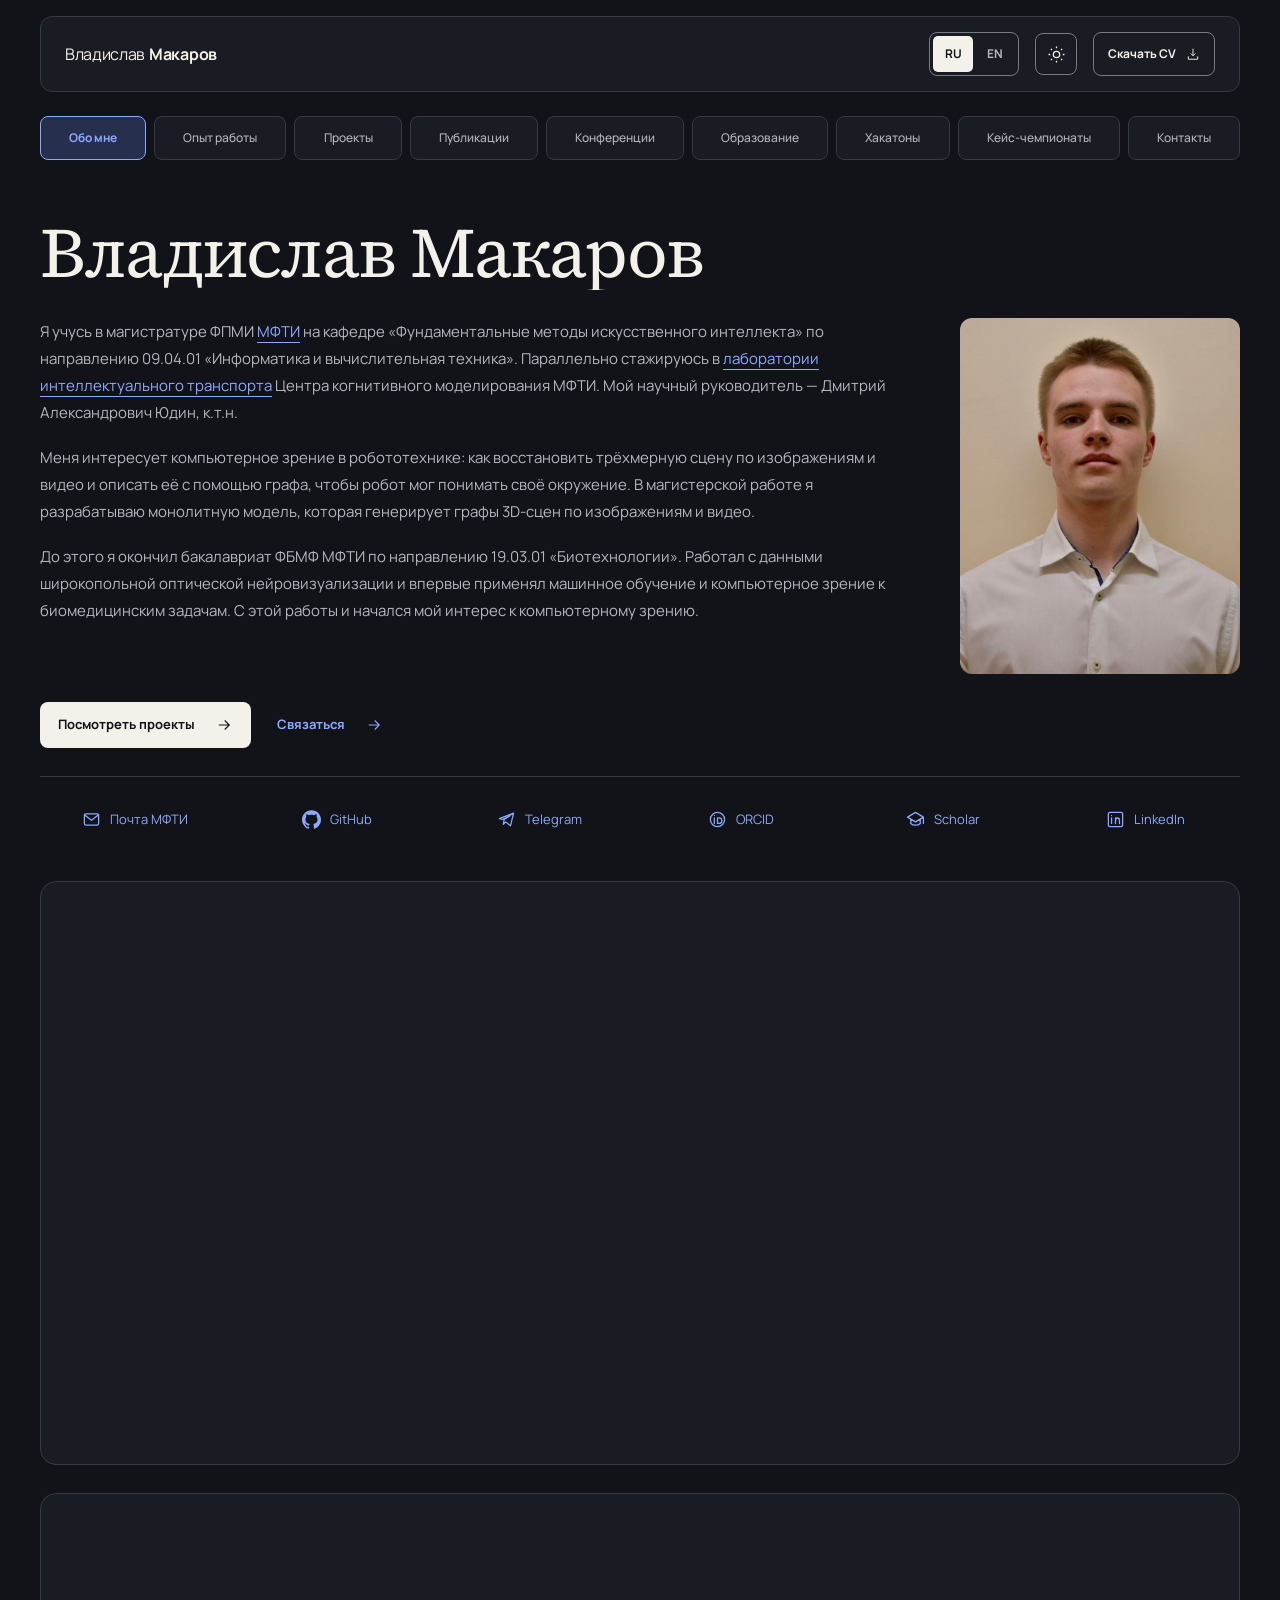
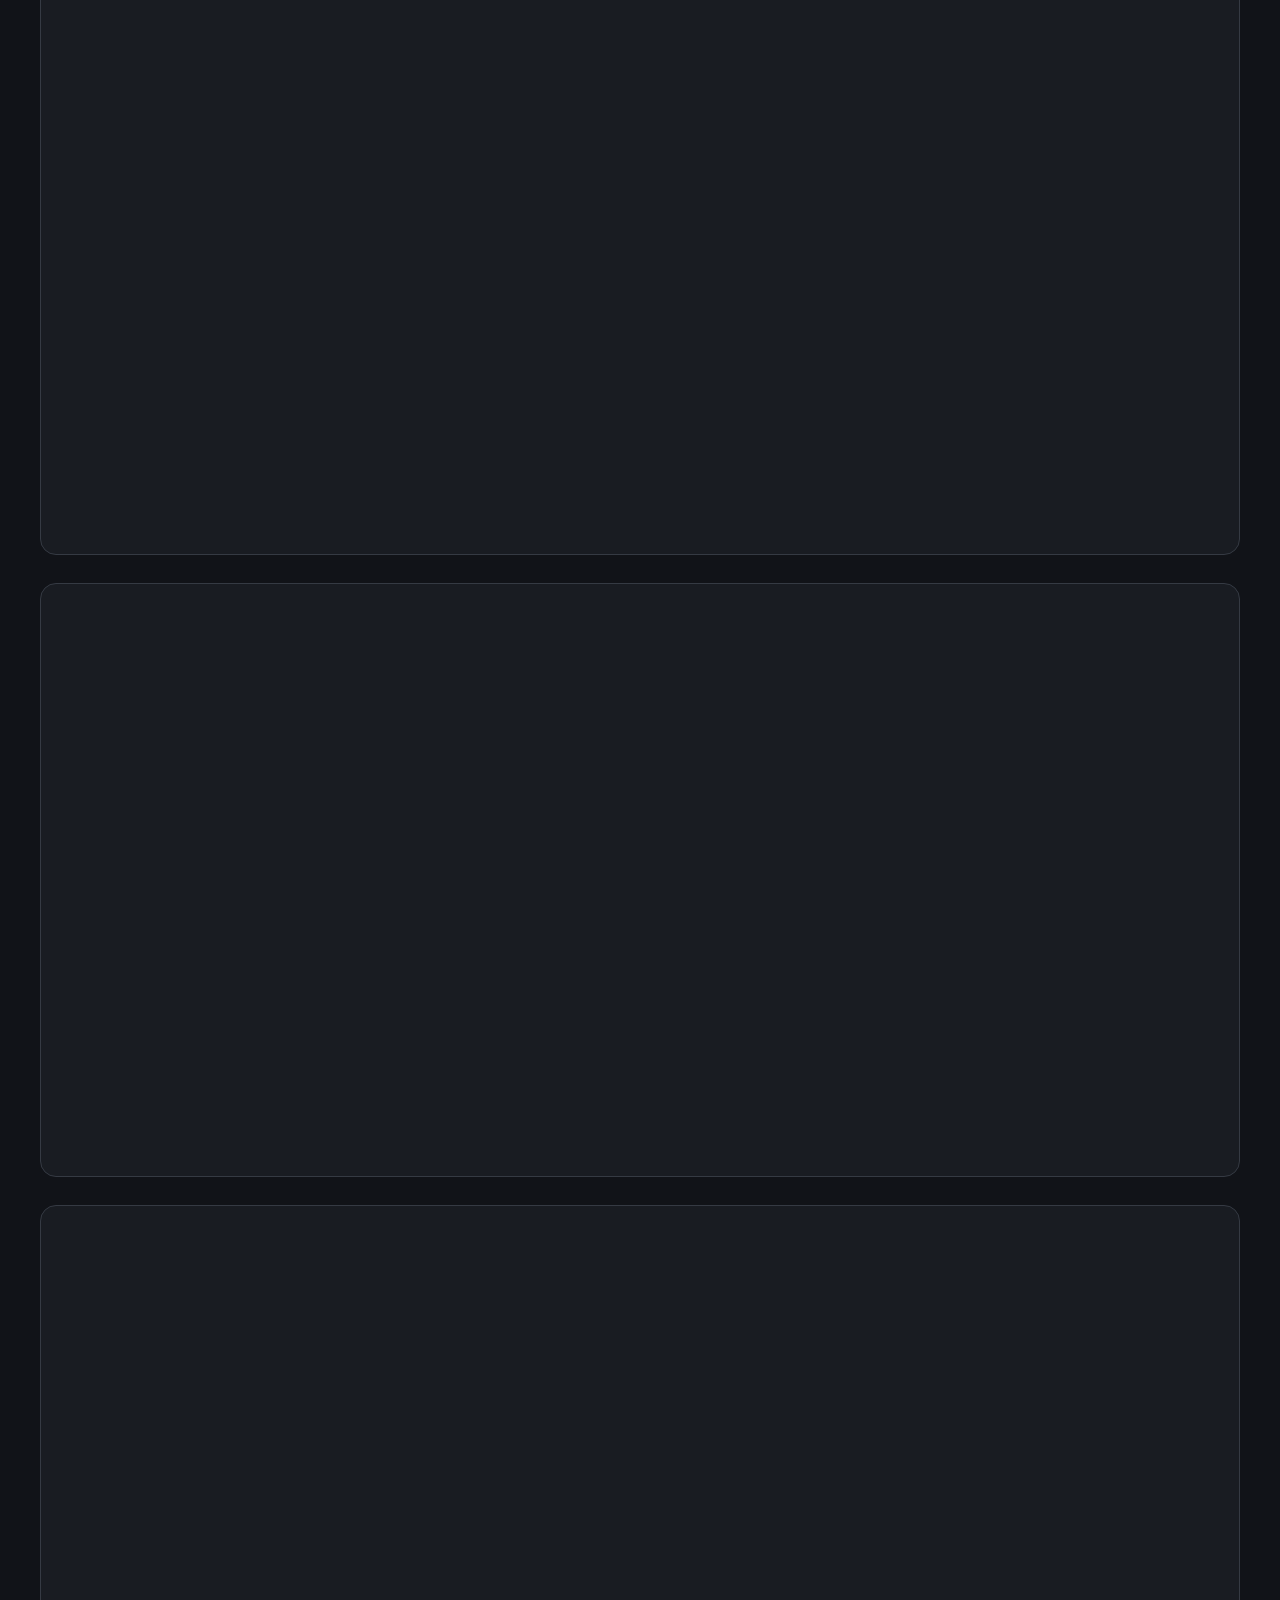
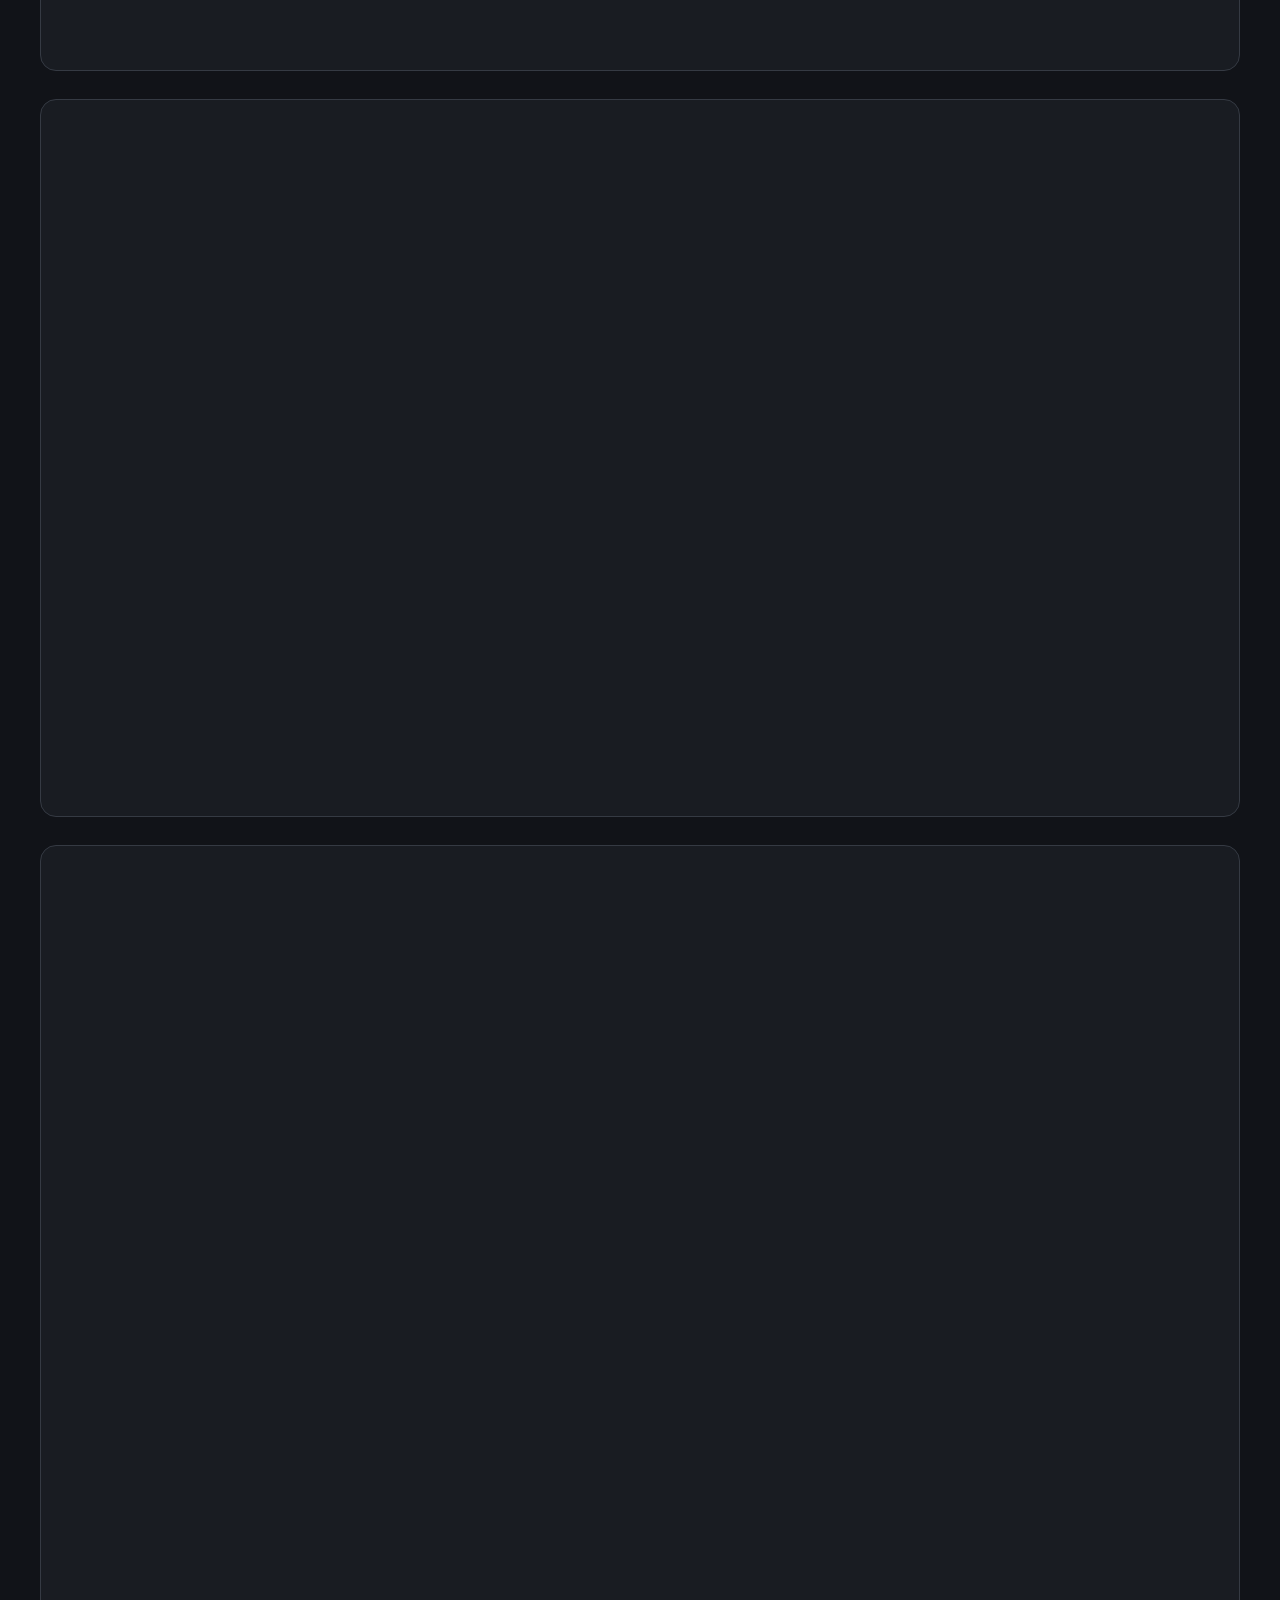
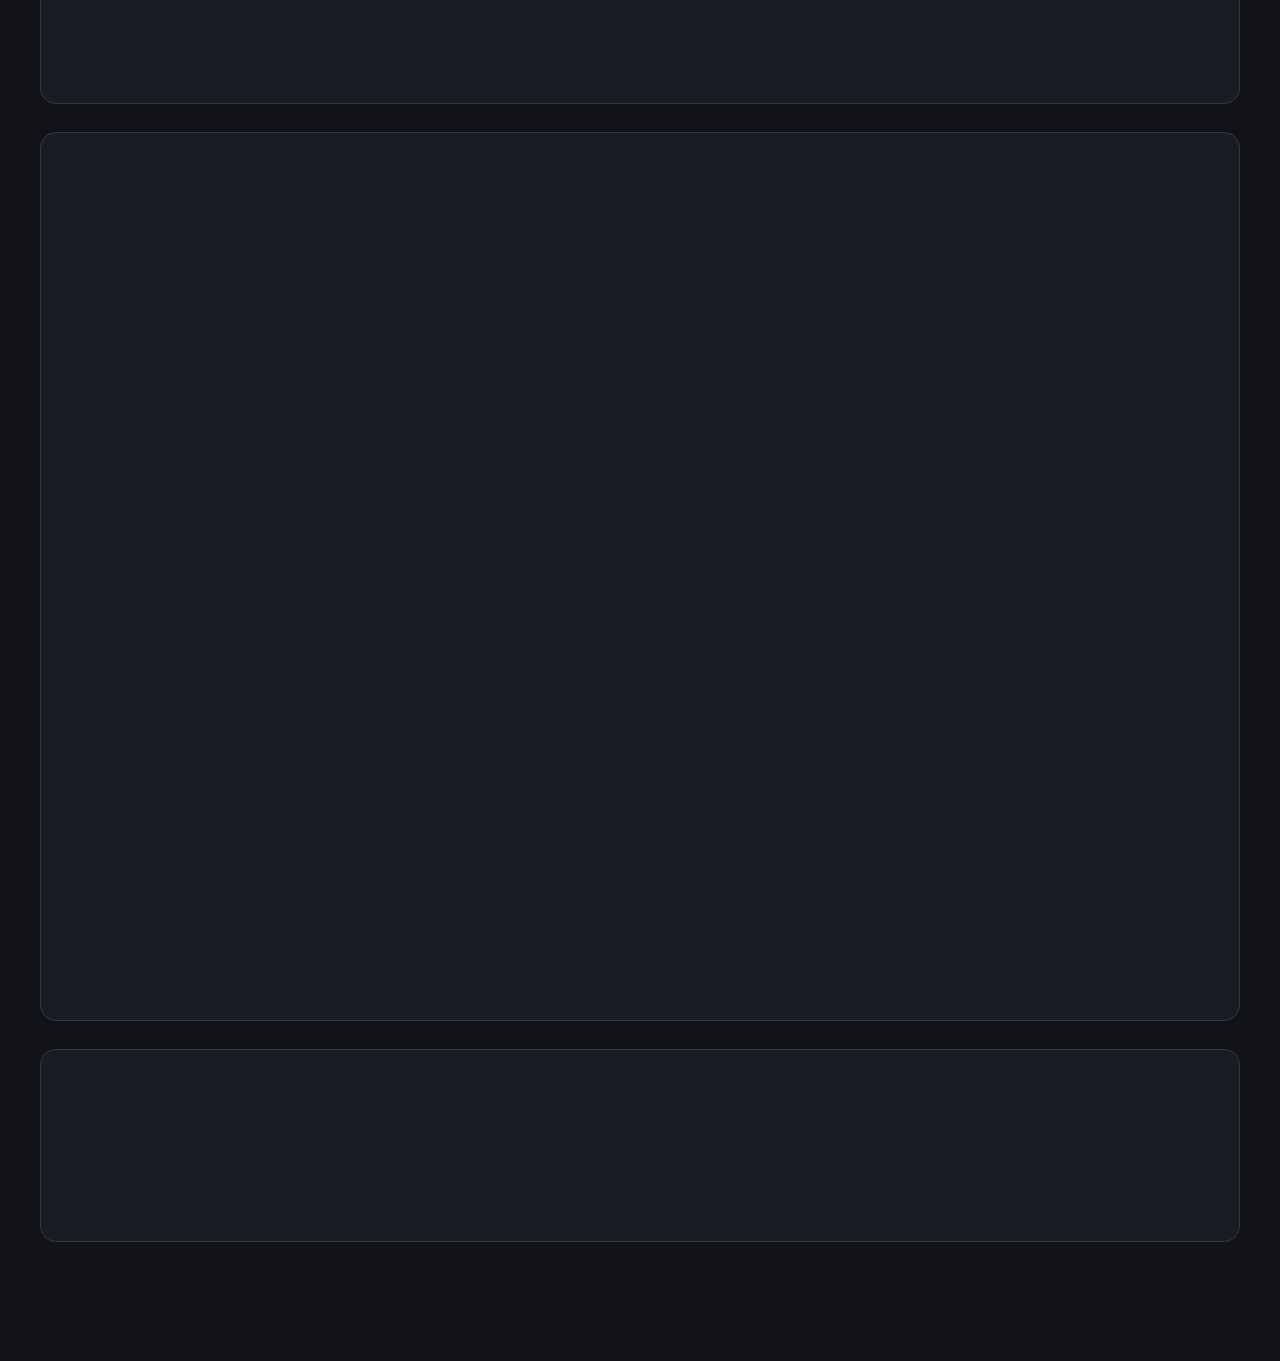
<file: index.html>
<!doctype html>
<html lang="ru">
<head>
  <meta charset="utf-8">
  <meta name="viewport" content="width=device-width, initial-scale=1">
  <meta name="description" content="Владислав Макаров — магистрант МФТИ. Computer Vision, Vision-Language Models, графы 3D-сцен. Опыт, проекты и резюме.">
  <meta name="color-scheme" content="light dark">
  <title>Makarov Vladislav</title>
  <link rel="icon" href="/sun-tab-20261005.ico?v=4" type="image/x-icon">
  <link rel="shortcut icon" href="/sun-tab-20261005.ico?v=4" type="image/x-icon">
  <link rel="stylesheet" href="assets/fonts/fonts.css">
  <link rel="stylesheet" href="styles.css?v=5fb22a01d677">
  <script src="content.js?v=d9bb7f92df8f" defer></script>
  <script src="app.js?v=1dbd6062fefb" defer></script>
</head>
<body>
  <a class="skip-link" href="#main">К содержанию / Skip to content</a>
  <div class="reading-progress" aria-hidden="true"><span id="progress"></span></div>
  <header class="site-header">
    <div class="header-inner">
      <a class="wordmark" href="#about" aria-label="В начало / Back to top"><span class="wordmark-first">Владислав </span><strong>Макаров</strong></a>
      <div class="header-controls">
        <div class="language-switch" role="group" aria-label="Язык / Language">
          <button type="button" data-lang="ru" aria-pressed="true">RU</button>
          <button type="button" data-lang="en" aria-pressed="false">EN</button>
        </div>
        <button class="theme-button" type="button" id="theme-toggle" aria-label="Тёмная тема" title="Тёмная тема">
          <svg class="moon" width="19" height="19" viewBox="0 0 24 24" fill="none" stroke="currentColor" stroke-width="1.6" aria-hidden="true"><path d="M20.8 13.1A9 9 0 0 1 10.9 3.2 9 9 0 1 0 20.8 13.1Z"/></svg>
          <svg class="sun" width="19" height="19" viewBox="0 0 24 24" fill="none" stroke="currentColor" stroke-width="1.6" aria-hidden="true"><circle cx="12" cy="12" r="4"/><path d="M12 2v2m0 16v2M2 12h2m16 0h2M4.9 4.9l1.4 1.4m11.4 11.4 1.4 1.4M4.9 19.1l1.4-1.4M17.7 6.3l1.4-1.4"/></svg>
        </button>
        <a class="header-cv" id="header-cv" href="main_rus.pdf?v=f63365f632b0" download><span id="header-cv-label">Скачать CV</span> <svg width="14" height="14" viewBox="0 0 24 24" fill="none" stroke="currentColor" stroke-width="1.6" aria-hidden="true"><path d="M12 3v12m-4-4 4 4 4-4M4 16v5h16v-5"/></svg></a>
      </div>
    </div>
  </header>
  <div class="page-layout">
    <aside class="sidebar"><nav id="navigation" aria-label="Разделы страницы"></nav><div class="sidebar-note" id="sidebar-note"></div></aside>
    <main id="main" tabindex="-1"></main>
  </div>
  <noscript><p class="no-js">Для интерактивной страницы включите JavaScript. / Enable JavaScript to view the interactive page. <a href="main_rus.pdf?v=f63365f632b0">CV (RU)</a> · <a href="main_eng.pdf?v=e8fc8aad035f">CV (EN)</a></p></noscript>
</body>
</html>
</file>
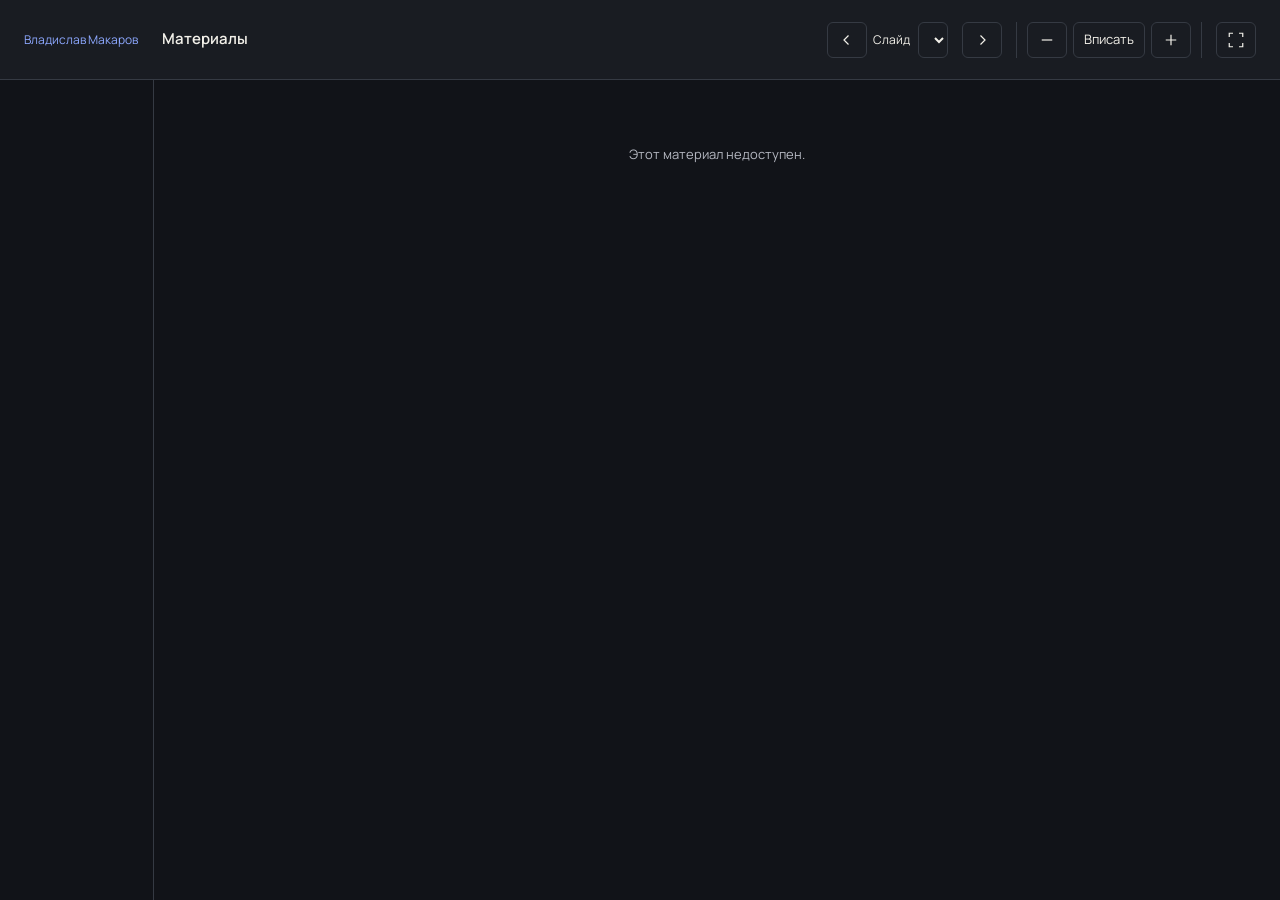
<file: viewer.html>
<!doctype html>
<html lang="ru"><head><meta charset="utf-8"><meta name="viewport" content="width=device-width,initial-scale=1"><title>Материалы — Владислав Макаров</title><link rel="icon" href="/sun-tab-20261005.ico?v=4" type="image/x-icon">
  <link rel="shortcut icon" href="/sun-tab-20261005.ico?v=4" type="image/x-icon"><link rel="stylesheet" href="assets/fonts/fonts.css"><link rel="stylesheet" href="viewer.css?v=052535d9df26"><script src="viewer.js?v=c299c1a23e30" defer></script></head>
<body><header class="viewer-header"><a id="back-link" href="index.html">Владислав Макаров</a><h1 id="document-title">Материалы</h1><div class="viewer-controls"><button id="previous" aria-label="Назад"><svg viewBox="0 0 24 24"><path d="m14 6-6 6 6 6"/></svg></button><label class="page-picker"><span id="page-label">Слайд</span><select id="page-select" aria-label="Выбрать слайд"></select><span id="page-total"></span></label><button id="next" aria-label="Вперёд"><svg viewBox="0 0 24 24"><path d="m10 6 6 6-6 6"/></svg></button><div class="zoom-controls"><button id="zoom-out" aria-label="Уменьшить"><svg viewBox="0 0 24 24"><path d="M5 12h14"/></svg></button><button id="fit">Вписать</button><button id="zoom-in" aria-label="Увеличить"><svg viewBox="0 0 24 24"><path d="M5 12h14M12 5v14"/></svg></button></div><button id="fullscreen" aria-label="На весь экран"><svg viewBox="0 0 24 24"><path d="M8 3H3v5m13-5h5v5M3 16v5h5m13-5v5h-5"/></svg></button></div></header>
<div class="viewer-layout"><nav id="thumbnails" class="thumbnails" aria-label="Слайды"></nav><main id="canvas" class="viewer-canvas"><p id="status" role="status">Загрузка материала…</p><div id="stage" class="material-stage"></div></main></div><noscript>Для просмотра материала включите JavaScript. / Enable JavaScript to view the material.</noscript></body></html>
</file>
<file: assets/fonts/fonts.css>
@font-face {
  font-family: 'Manrope';
  font-style: normal;
  font-weight: 400;
  font-display: swap;
  src: url(./font-1.ttf) format('truetype');
}
@font-face {
  font-family: 'Manrope';
  font-style: normal;
  font-weight: 500;
  font-display: swap;
  src: url(./font-2.ttf) format('truetype');
}
@font-face {
  font-family: 'Manrope';
  font-style: normal;
  font-weight: 600;
  font-display: swap;
  src: url(./font-3.ttf) format('truetype');
}
@font-face {
  font-family: 'Manrope';
  font-style: normal;
  font-weight: 700;
  font-display: swap;
  src: url(./font-4.ttf) format('truetype');
}
@font-face {
  font-family: 'Source Serif 4';
  font-style: normal;
  font-weight: 400;
  font-display: swap;
  src: url(./font-5.ttf) format('truetype');
}
@font-face {
  font-family: 'Source Serif 4';
  font-style: normal;
  font-weight: 500;
  font-display: swap;
  src: url(./font-6.ttf) format('truetype');
}
@font-face {
  font-family: 'Source Serif 4';
  font-style: normal;
  font-weight: 600;
  font-display: swap;
  src: url(./font-7.ttf) format('truetype');
}
</file>
<file: styles.css>
:root {
  --paper:#f6f4ee;--panel:#fcfbf8;--ink:#17181c;--muted:#5e626b;--accent:#2455d6;
  --accent-soft:#e4eafc;--line:#d8d4ca;--control:#8b8982;
  --serif:'Source Serif 4',Georgia,serif;--sans:Manrope,'Avenir Next',Arial,sans-serif;
  --header:156px;color-scheme:light;
}
:root[data-theme=dark] {
  --paper:#111318;--panel:#191c22;--ink:#f3f1ea;--muted:#b4b7c0;--accent:#8da8ff;
  --accent-soft:#26304e;--line:#353a43;--control:#767b86;color-scheme:dark;
}
*{box-sizing:border-box}
html{scroll-behavior:smooth;scrollbar-color:var(--control) var(--paper)}
body{margin:0;background:var(--paper);color:var(--ink);font:16px/1.8 var(--sans);-webkit-font-smoothing:antialiased;caret-color:var(--accent)}
::selection{background:var(--accent);color:var(--paper)}
a{color:var(--accent);text-underline-offset:5px;text-decoration-thickness:1px}
a:hover{text-decoration:underline}
button{font:inherit;color:inherit;cursor:pointer}
a,button,summary{-webkit-tap-highlight-color:transparent}
a:focus-visible,button:focus-visible,summary:focus-visible{outline:2px solid var(--accent);outline-offset:4px}
svg{flex-shrink:0}
.skip-link{position:fixed;z-index:100;top:8px;left:12px;background:var(--paper);padding:8px 16px;transform:translateY(-180%)}.skip-link:focus{transform:translateY(0)}
.reading-progress{position:fixed;inset:0 0 auto;height:2px;z-index:40}.reading-progress span{display:block;width:0;height:100%;background:var(--accent)}
.site-header{position:sticky;top:16px;z-index:30;width:min(1200px,calc(100% - 64px));margin:16px auto 0;background:var(--panel);border:1px solid var(--line);border-radius:12px}
.header-inner{min-height:76px;padding:12px 24px;display:flex;align-items:center;justify-content:space-between;gap:20px}
.wordmark{font-size:16px;letter-spacing:-.02em;text-decoration:none;color:var(--ink);white-space:nowrap}.wordmark strong{font-weight:700}.wordmark-dot{color:var(--accent)}
.header-controls{display:flex;align-items:center;gap:16px}
.language-switch{display:flex;gap:2px;border:1px solid var(--control);border-radius:8px;padding:3px}
.language-switch button{border:0;border-radius:5px;background:none;min-height:36px;min-width:40px;padding:5px 9px;font-size:12px;font-weight:700;color:var(--muted)}
.language-switch button:hover{background:var(--accent-soft)}.language-switch button[aria-pressed=true]{background:var(--ink);color:var(--paper)}
.theme-button{display:grid;place-items:center;width:42px;height:42px;border:1px solid var(--control);border-radius:8px;background:none;padding:8px}.theme-button:hover{background:var(--accent-soft)}
.sun{display:none}[data-theme=dark] .sun{display:block}[data-theme=dark] .moon{display:none}
.header-cv{display:flex;align-items:center;gap:10px;padding:10px 14px;border:1px solid var(--control);border-radius:8px;font-size:12px;font-weight:700;text-decoration:none;white-space:nowrap;color:var(--ink)}.header-cv:hover{background:var(--accent-soft);text-decoration:none}
.page-layout{max-width:1200px;margin:auto;padding:0 0 0;display:block}
.sidebar{position:sticky;top:109px;z-index:20;background:var(--paper);padding:0 0 0;border-bottom:1px solid var(--line);margin-bottom:64px}
.sidebar nav{display:flex;gap:28px;overflow:auto;scrollbar-width:none}.sidebar nav::-webkit-scrollbar{display:none}
.sidebar nav a{padding:16px 0 14px;font-size:12px;line-height:1.55;font-weight:600;white-space:nowrap;color:var(--muted);text-decoration:none;border-bottom:2px solid transparent}
.sidebar nav a:hover{color:var(--ink)}.sidebar nav a[aria-current=location]{color:var(--accent);border-color:var(--accent)}.sidebar-note{display:none}
main{min-width:0;outline:none;overflow-anchor:none}
.intro{display:grid;grid-template-columns:minmax(0,1fr) 300px;gap:36px 76px;align-items:center;scroll-margin-top:calc(var(--header) + 24px)}
.intro h1{font:400 clamp(60px,6vw,88px)/1.05 var(--serif);letter-spacing:-.035em;margin:0 0 25px;text-wrap:balance}.intro h1 span{display:block}
.role{font-size:15px;line-height:1.8;color:var(--accent);margin:0 0 24px}
.intro-description{font-size:18px;line-height:1.75;max-width:54ch;margin:0;color:var(--muted)}
.portrait{margin:0;align-self:center}.portrait img{display:block;width:100%;height:370px;object-fit:cover;object-position:50% 35%;border-radius:12px}
.intro-actions{display:flex;gap:26px;align-items:center;flex-wrap:wrap;margin-top:32px}
.primary-link,.text-link{display:inline-flex;gap:20px;align-items:center;font-size:13px;font-weight:700;text-decoration:none;min-height:46px}
.primary-link{background:var(--ink);color:var(--paper);padding:11px 18px;border-radius:8px}.primary-link:hover{background:var(--accent);text-decoration:none}.text-link:hover{text-decoration:underline}.primary-link svg,.text-link svg{width:18px;height:18px}
.intro-social{grid-column:1/-1;border-top:1px solid var(--line);padding:24px 0 0;margin-top:8px}
.social-links{display:flex;flex-wrap:wrap;gap:12px 28px;font-size:13px}.social-links a{display:inline-flex;gap:8px;align-items:center;text-decoration:none}.social-links a:hover{text-decoration:underline}.social-links svg{width:14px;height:14px}
.content-section{border-top:1px solid var(--line);padding-top:36px;margin-top:76px;scroll-margin-top:calc(var(--header) + 24px)}
h2{font:400 clamp(34px,3.4vw,46px)/1.2 var(--serif);letter-spacing:-.025em;margin:0 0 32px;text-wrap:balance}
h3{font-size:19px;font-weight:600;line-height:1.5;margin:0 0 10px;text-wrap:pretty}p{margin:0 0 18px}
.about-copy{max-width:78ch}.about-copy p{font-size:16px;line-height:1.85;color:var(--muted)}.about-copy p:last-child{margin-bottom:0}
.inline-topics{display:flex;flex-wrap:wrap;gap:10px 20px;margin-top:28px;color:var(--accent);font-size:12px}.inline-topics span{padding:3px 0;border-bottom:1px solid var(--line)}
.research-project{display:grid;grid-template-columns:220px minmax(0,1fr);column-gap:44px;padding:30px 0;border-top:1px solid var(--line)}.research-project:first-child{border-top:0;padding-top:0}.research-project:last-child{padding-bottom:0}
.project-context{grid-row:1/3;font-size:13px;line-height:1.8;color:var(--muted)}.project-context span{display:block}.project-context span+span{margin-top:12px}
.research-project h3{font:400 29px/1.3 var(--serif);letter-spacing:-.02em;margin:0 0 16px}.research-project p{font-size:15px;color:var(--muted);margin:0;max-width:64ch}
.entry{display:grid;grid-template-columns:220px minmax(0,1fr);gap:44px;padding-bottom:30px;margin-bottom:30px;border-bottom:1px solid var(--line)}.entry:last-child{border:0;padding:0;margin:0}
.entry-time{font-size:13px;line-height:1.8;color:var(--muted);font-variant-numeric:tabular-nums;padding-top:3px}.entry-time span{display:block}.entry h3{font-size:19px}.entry p{font-size:15px;line-height:1.8;margin:10px 0}
.entry p.entry-meta{font-size:13px;color:var(--muted);margin:5px 0 12px}.entry .entry-position{font-size:14px;margin:12px 0 16px}.entry-position span{color:var(--muted)}.entry .entry-supervisors{font-size:13px;color:var(--muted);margin-top:14px}
.entry-title-link{color:var(--ink);text-decoration:none}.entry-title-link:hover{color:var(--accent)}
.publication{display:grid;grid-template-columns:280px minmax(0,1fr);gap:40px;align-items:start;padding:0 0 36px;margin:0 0 36px;border-bottom:1px solid var(--line)}
.publication h3{font:400 28px/1.35 var(--serif);letter-spacing:-.015em;margin-bottom:12px;max-width:63ch}.publication-meta{font-size:12px;color:var(--accent);margin-bottom:12px}.authors{font-size:13px;color:var(--muted);margin:0 0 12px}.authors strong{color:var(--ink);font-weight:600}
.paper-visual{margin:0;background:var(--panel);border-radius:12px;overflow:hidden;color:var(--accent)}.paper-visual svg{display:block;width:100%;height:auto}.paper-visual figcaption{font-size:11px;color:var(--muted);padding:0 16px 14px;text-align:center}
.diagram-nodes circle{fill:var(--accent-soft);stroke:var(--accent);stroke-width:1.5}.diagram-labels{fill:var(--ink);font:600 14px var(--sans);text-anchor:middle}.diagram-small{fill:var(--muted);font:12px var(--sans);text-anchor:middle}.diagram-edges{stroke-dasharray:4 4}
.publication:hover .diagram-edges,.publication:focus-within .diagram-edges{animation:graph-flow 3s linear infinite}@keyframes graph-flow{to{stroke-dashoffset:-32}}
.resource-links{display:flex;flex-wrap:wrap;gap:10px 14px;font-size:12px;margin-top:16px}.resource-links a{display:inline-flex;gap:12px;align-items:center;text-decoration:none;border:1px solid var(--control);border-radius:6px;padding:5px 12px;min-height:36px;color:var(--ink)}.resource-links a:hover{background:var(--accent-soft);border-color:var(--accent)}.resource-links svg{width:14px;height:14px}
.subheading{font:400 30px/1.3 var(--serif);letter-spacing:-.02em;margin:48px 0 30px}.result{display:block;color:var(--accent);font-size:12px;font-weight:600;margin-top:10px}
details{font-size:14px;margin-top:16px}summary{display:flex;align-items:center;gap:10px;list-style:none;width:fit-content;cursor:pointer;color:var(--accent);padding:5px 0}summary::-webkit-details-marker{display:none}
summary:before{content:'';height:5px;width:5px;border-right:1px solid currentColor;border-bottom:1px solid currentColor;transform:rotate(-45deg);margin-right:3px;transition:transform .2s ease}details[open]>summary:before{transform:rotate(45deg)}
.detail-body{padding-top:12px;color:var(--muted);max-width:70ch}.detail-body p{font-size:14px}.detail-body ul{margin:0;padding-left:18px}.detail-body li+li{margin-top:16px}
.compact-list{list-style:none;padding:0;margin:0}.compact-list li{display:grid;grid-template-columns:76px minmax(0,1fr);gap:28px;border-bottom:1px solid var(--line);padding:26px 0}.compact-list li:first-child{padding-top:0}.compact-list li:last-child{border:0;padding-bottom:0}
.compact-list time{font-size:13px;color:var(--muted);font-variant-numeric:tabular-nums}.compact-list h3{font-size:18px}.compact-list p{font-size:14px;color:var(--muted);margin:0;max-width:70ch}.more-list{margin-top:32px}
.skills{display:grid;grid-template-columns:220px minmax(0,1fr);gap:18px 44px;font-size:14px;margin:0}.skills dt{font-weight:600}.skills dd{margin:0;color:var(--muted)}
.reference-list{display:grid;grid-template-columns:1fr 1fr;gap:24px 32px;margin-top:8px}.reference-list strong{font-weight:600;color:var(--ink)}.reference-list p{font-size:13px;margin:5px 0 0}
.contact-section{background:var(--panel);border:1px solid var(--line);border-radius:12px;margin-top:76px;padding:36px 40px 40px}.contact-section h2{margin-bottom:16px}.contact-section>p{font-size:15px;color:var(--muted);max-width:60ch}
.email-list{display:grid;grid-template-columns:1fr 1fr;gap:24px;margin:30px 0}.email-list>div{display:grid;gap:6px}.email-list span{font-size:12px;color:var(--muted)}.email-list a{font:400 clamp(22px,2.4vw,29px)/1.3 var(--serif);letter-spacing:-.02em;text-decoration:none;overflow-wrap:anywhere}.email-list a:hover{text-decoration:underline}
.footer{display:flex;align-items:center;justify-content:space-between;gap:20px;padding:30px 0 36px;font-size:12px;color:var(--muted)}.footer a{display:inline-flex;gap:8px;align-items:center;color:var(--muted);text-decoration:none}.footer svg{width:14px;height:14px}
.reveal-pending{opacity:0;transform:translateY(var(--reveal-offset,32px))}.reveal-visible{animation:section-enter .9s cubic-bezier(.16,1,.3,1) var(--reveal-delay,0ms) both}@keyframes section-enter{from{opacity:0;transform:translateY(var(--reveal-offset,32px));clip-path:inset(0 0 4% 0)}to{opacity:1;transform:translateY(0);clip-path:inset(0)}}
.no-js{max-width:700px;margin:50px auto;padding:20px}
@media(max-width:1264px){.page-layout{margin:0 32px}.intro{gap:36px 52px}.intro h1{font-size:76px}.sidebar nav{gap:24px}}
@media(max-width:1000px){.intro{grid-template-columns:minmax(0,1fr) 250px;gap:32px}.portrait img{height:310px}.intro h1{font-size:66px}.intro-description{font-size:16px}.entry,.research-project,.skills{grid-template-columns:180px minmax(0,1fr);gap:30px}.publication{grid-template-columns:230px minmax(0,1fr);gap:30px}.publication h3{font-size:25px}.sidebar nav{gap:22px}}
@media(max-width:760px){:root{--header:140px}.site-header{top:10px;width:calc(100% - 40px);margin-top:10px}.header-inner{min-height:66px;padding:10px 16px;gap:12px}.wordmark{font-size:14px}.header-controls{gap:8px}.header-cv{font-size:11px;padding:8px 10px;gap:7px}.language-switch button{font-size:11px;min-width:32px}.theme-button{height:38px;width:38px}.page-layout{margin:0 24px}.sidebar{top:91px;margin-bottom:42px}.sidebar nav{gap:24px}.sidebar nav a{font-size:11px;padding:14px 0}.intro{grid-template-columns:minmax(0,1fr) 210px;gap:28px}.intro h1{font-size:56px}.portrait img{height:260px}.role{font-size:13px}.intro-description{font-size:16px}.content-section{margin-top:56px;padding-top:30px}h2{font-size:36px}.entry,.research-project,.skills{grid-template-columns:145px minmax(0,1fr);gap:24px}.publication{grid-template-columns:200px minmax(0,1fr);gap:26px}.publication h3{font-size:23px}.email-list{grid-template-columns:1fr}.contact-section{padding:30px}}
@media(max-width:580px){.site-header{width:calc(100% - 24px)}.header-inner{padding:8px 12px}.wordmark{font-size:12px}.header-controls{gap:6px}.language-switch{padding:2px}.language-switch button{font-size:11px;min-width:28px;padding:4px;min-height:34px}.theme-button{width:34px;height:38px;padding:6px}.header-cv{padding:8px;font-size:11px;gap:6px}.header-cv svg{width:12px}.page-layout{margin:0 20px}.sidebar{top:87px;margin-bottom:34px}.sidebar nav{gap:22px}.intro{grid-template-columns:minmax(0,1fr) 136px;gap:24px 18px;align-items:start}.intro-copy{display:contents}.intro h1{grid-column:1/-1;font-size:clamp(45px,11.5vw,66px);margin:0 0 6px}.role{grid-column:1;grid-row:2;font-size:12px;line-height:1.85;margin:4px 0 0}.portrait{grid-column:2;grid-row:2;align-self:start}.portrait img{height:168px;border-radius:8px}.intro-description{grid-column:1/-1;font-size:15px;max-width:none}.intro-actions{grid-column:1/-1;margin-top:0;gap:22px}.primary-link,.text-link{font-size:12px;gap:14px}.intro-social{margin-top:0;padding-top:20px}.social-links{font-size:12px;gap:12px 22px}.about-copy p{font-size:15px;line-height:1.85}.inline-topics{font-size:11px;gap:9px 16px}h2{font-size:33px}.entry{display:block;padding-bottom:26px;margin-bottom:26px}.entry-time{display:flex;flex-wrap:wrap;gap:5px;margin-bottom:12px;font-size:12px}.entry h3{font-size:17px}.entry p{font-size:14px}.research-project{display:block;padding:26px 0}.project-context{display:flex;flex-wrap:wrap;gap:6px 18px;margin-bottom:12px;font-size:12px}.project-context span+span{margin-top:0}.research-project h3{font-size:26px}.research-project p{font-size:14px}.publication{display:block}.paper-visual{margin-bottom:22px;max-width:320px}.paper-visual svg{max-height:200px}.publication h3{font-size:24px}.resource-links{font-size:11px;gap:9px 12px}.compact-list li{grid-template-columns:38px minmax(0,1fr);gap:16px}.compact-list h3{font-size:17px}.skills{grid-template-columns:1fr;gap:4px}.skills dd{margin-bottom:16px}.reference-list{grid-template-columns:1fr}.contact-section{padding:28px 22px}.email-list a{font-size:25px}.footer{font-size:11px}}
@media(max-width:360px){.wordmark-first{display:none}.wordmark{font-size:11px}.header-inner{padding:8px}.header-controls{gap:4px}.header-cv{padding:8px 5px}.language-switch button{min-width:26px}.theme-button{width:30px}.intro{grid-template-columns:minmax(0,1fr) 122px}.portrait img{height:152px}.intro h1{font-size:42px}.intro-actions{gap:16px}.primary-link{padding:11px 14px}.email-list a{font-size:22px}}
@media(prefers-reduced-motion:reduce){html{scroll-behavior:auto}*,*:before,*:after{animation:none!important;transition:none!important}.reveal-pending{opacity:1;transform:none}}
@media print{:root,:root[data-theme=dark]{--paper:#ffffff;--panel:#ffffff;--ink:#17181c;--muted:#454952;--accent:#2455d6;--accent-soft:#e4eafc;--line:#d8d4ca;--control:#626670;color-scheme:light}.site-header,.sidebar,.reading-progress,.intro-actions,.skip-link{display:none}.page-layout{display:block;padding:0;margin:0;max-width:none}body{background:white;color:black;font-size:11pt}.intro{grid-template-columns:1fr 130px}.portrait img{height:160px}.content-section{margin-top:24px;padding-top:16px}h2{font-size:24pt}.contact-section{background:none;padding:0;border:0}a{color:inherit}.reveal-pending,.reveal-visible{opacity:1;transform:none;animation:none}.paper-visual{background:white;color:black}.publication{grid-template-columns:160px 1fr}.publication-copy{break-inside:avoid}}
/* Author-requested thematic panels and compact identity. */
.sidebar{background:var(--panel);border:1px solid var(--line);border-radius:12px;margin:24px 0 36px;padding:0 22px;top:109px}
.sidebar nav{justify-content:space-between;gap:20px}
.intro{grid-template-columns:minmax(0,1fr) 280px;gap:32px 56px;padding:20px 0 12px}
.intro-copy{display:contents}
.intro h1{grid-column:1/-1;white-space:nowrap;font-size:clamp(36px,5.5vw,76px);margin:0;letter-spacing:-.025em;text-wrap:nowrap}
.intro-description{grid-column:1;grid-row:2;align-self:center;max-width:58ch;font-size:19px}
.intro-actions{grid-column:1;grid-row:3;align-self:start;margin:0}
.portrait{grid-column:2;grid-row:2/4}.portrait img{height:338px}
.intro-social{padding-top:22px;margin-top:8px}
.content-section{padding:36px 40px 40px;margin-top:28px;border:1px solid var(--line);border-radius:16px;background:var(--panel)}
.content-section h2{font-size:38px;margin-bottom:28px}
.about-copy{max-width:none}.about-copy p{font-size:16px;line-height:1.85}
.resource-icon{width:19px;height:19px}.social-links a{gap:9px;min-height:42px}.social-links svg{width:19px;height:19px}
.resource-links a{background:var(--accent-soft);color:var(--accent);border:0;min-height:40px;font-size:13px;gap:8px;padding:7px 13px;border-radius:7px}.resource-links a:hover{background:var(--accent);color:var(--paper)}.resource-links svg{width:17px;height:17px}
.org-heading{display:flex;gap:20px;align-items:center;margin-bottom:18px}.org-heading h3{margin-bottom:5px}.org-heading .entry-meta{margin:0}
.org-logo{width:72px;height:64px;flex:0 0 72px;display:flex;align-items:center;justify-content:center;padding:7px;background:#fff;border-radius:8px}
.org-logo img{display:block;max-width:100%;max-height:100%;object-fit:contain}.project-context .org-logo{margin-bottom:18px;width:88px}
.research-project,.entry{grid-template-columns:170px minmax(0,1fr);gap:32px}.research-project h3{font:600 21px/1.5 var(--sans)}
.publication{display:flex;flex-direction:column;gap:24px;margin-bottom:32px;padding-bottom:32px}.publication:last-child{margin-bottom:0;padding-bottom:0;border-bottom:0}
.publication-copy{order:-1;width:100%}.publication h3{font:600 23px/1.45 var(--sans);max-width:none}.publication-meta{font-size:13px;font-weight:600}.authors{font-size:14px}
.paper-visual{width:100%;background:#fff;border-radius:8px;max-width:none}.paper-visual img{display:block;width:100%;height:auto;max-height:380px;object-fit:contain;padding:16px}.paper-visual figcaption{font-size:11px;color:#5e626b;padding-bottom:12px}
.competition{display:grid;grid-template-columns:88px 1fr;gap:28px;padding:28px 0;border-bottom:1px solid var(--line)}.competition:first-child{padding-top:0}.competition:last-child{padding-bottom:0;border:0}.competition time{color:var(--accent);font-size:16px;font-weight:600;font-variant-numeric:tabular-nums}.competition-kind{font-size:12px;color:var(--muted);margin:0 0 16px}.competition h3{margin-bottom:5px}.competition dl{margin:0;display:grid;gap:8px}.competition dl>div{display:grid;grid-template-columns:92px 1fr;gap:16px;font-size:14px}.competition dt{color:var(--muted)}.competition dd{margin:0}.competition dl>div:last-child dd{color:var(--accent)}
.contact-section{display:flex;align-items:center;justify-content:space-between;gap:28px}.contact-section h2{margin:0;font-size:32px}.contact-icons{gap:12px}.contact-icons a{width:52px;height:52px;justify-content:center;border:1px solid var(--control);border-radius:10px}.contact-icons a:hover{color:var(--paper);background:var(--accent);text-decoration:none}.contact-icons svg{width:24px;height:24px}.contact-icons span{position:absolute;width:1px;height:1px;overflow:hidden;clip-path:inset(50%)}
@media(max-width:1000px){.intro h1{font-size:clamp(30px,5.5vw,60px)}.intro{grid-template-columns:1fr 240px;gap:28px}.portrait img{height:294px}.content-section{padding:30px}.sidebar nav{gap:22px;justify-content:start}.intro-description{font-size:17px}}
@media(max-width:760px){.sidebar{top:91px;padding:0 16px;margin-top:18px}.intro{grid-template-columns:1fr 180px;gap:24px}.intro h1{font-size:clamp(24px,5.65vw,46px)}.portrait img{height:230px}.content-section{padding:28px 24px}.content-section h2{font-size:32px}.entry,.research-project{grid-template-columns:125px 1fr;gap:24px}.contact-section{display:block}.contact-section h2{margin-bottom:22px}.contact-icons{gap:12px}}
@media(max-width:580px){.sidebar{top:87px;margin-bottom:24px}.intro{grid-template-columns:1fr 130px;gap:20px 18px}.intro h1{font-size:clamp(23px,6.1vw,35px);margin:0}.intro-description{font-size:14px;grid-column:1;grid-row:2;line-height:1.75}.portrait{grid-column:2;grid-row:2}.portrait img{height:166px}.intro-actions{grid-column:1/-1;grid-row:3}.intro-social{grid-row:4;grid-column:1/-1}.social-links{gap:8px 20px}.content-section{padding:24px 20px;margin-top:20px}.about-copy p{font-size:14px;line-height:1.85}.content-section h2{font-size:29px;margin-bottom:24px}.entry,.research-project{display:block}.org-heading{gap:14px;align-items:start}.org-logo{width:54px;height:52px;flex-basis:54px;padding:5px}.org-heading h3{font-size:16px}.project-context{display:grid;grid-template-columns:64px 1fr;gap:4px 14px}.project-context .org-logo{grid-row:1/3;width:54px;margin:0}.research-project h3{font-size:18px}.publication h3{font-size:19px}.paper-visual img{padding:8px;max-height:none}.competition{grid-template-columns:1fr;gap:6px;padding:24px 0}.competition time{font-size:13px}.competition h3{font-size:17px}.competition dl>div{grid-template-columns:74px 1fr;gap:10px;font-size:13px}.contact-icons a{width:46px;height:46px}.contact-icons{gap:10px}.contact-section h2{margin-bottom:18px}}
@media(max-width:360px){.intro{grid-template-columns:1fr 110px;gap:18px 14px}.intro h1{font-size:23px}.intro-description{font-size:13px}.portrait img{height:145px}.content-section{padding:22px 16px}.contact-icons{gap:8px}.contact-icons a{width:42px;height:44px}}
@media print{.content-section{padding:18px;border-radius:0;background:white}.intro h1{font-size:36pt;grid-column:1/-1}.intro-description{font-size:11pt}.contact-icons a{color:black}.paper-visual img{max-height:220px}}
.research-project{grid-template-rows:auto 1fr;row-gap:16px;align-items:start}.research-project h3{margin-bottom:0}
.research-project:first-of-type{border-top:0;padding-top:0}.competition:first-of-type{padding-top:0}
.site-header:before,.sidebar:before{content:'';position:absolute;left:-1px;right:-1px;top:-17px;height:16px;background:var(--paper);pointer-events:none}
@media(max-width:580px){.research-project h3{margin-bottom:12px}}
@media print{.portrait img{height:160px}}
/* Final author-directed refinement: segmented legend, compact papers, disclosures. */
.sidebar{padding:0;background:transparent;border:0;position:relative;top:auto}
.sidebar:before{display:none}
.sidebar nav{display:flex;flex-wrap:wrap;overflow:visible;gap:8px;justify-content:flex-start;padding:0;border:0}
.sidebar nav a{display:flex;align-items:center;justify-content:center;min-height:44px;padding:11px 16px;background:var(--panel);border:1px solid var(--line);border-radius:8px;white-space:nowrap;font-size:12px;font-weight:500;text-decoration:none}
.sidebar nav a:hover{border-color:var(--accent);color:var(--accent)}
.sidebar nav a[aria-current]{background:var(--accent-soft);color:var(--accent);border-color:var(--accent);font-weight:800}
:root{--header:104px}
.publication{display:grid;grid-template-columns:280px minmax(0,1fr);gap:28px;align-items:center}
.publication-copy{order:0;min-width:0}.publication h3{font-size:20px;line-height:1.5}
.paper-visual{margin:0;align-self:center;border-radius:6px;overflow:hidden}
.paper-visual img{padding:8px;width:100%;height:auto;max-height:180px;object-fit:contain}
.org-logo{margin-inline:auto}.org-logo img{margin:auto}
.project-context{text-align:center;align-items:center}.project-context .org-logo{margin:0 auto 16px}
.conference-entry .entry-time{display:flex;flex-direction:column;align-items:center;gap:5px;text-align:center}
.conference-entry .entry-time .org-logo{width:88px;height:70px;flex-basis:70px;margin-bottom:12px}
.contact-section{display:flex;flex-direction:column;text-align:center;justify-content:center;gap:24px}
.contact-section h2{margin:0}.contact-icons{justify-content:center}
.section-disclosure{margin:0}.section-disclosure>summary{width:100%;padding:0;gap:14px;color:var(--ink)}
.section-disclosure>summary:before{width:8px;height:8px;flex:0 0 8px;border-width:2px;margin-right:4px}
.section-disclosure>summary h2{margin:0}.disclosure-count{margin-left:auto;font-size:14px;font-weight:600;color:var(--muted)}
.competition-body{padding-top:32px}
@media(max-width:1000px){.publication{grid-template-columns:220px minmax(0,1fr);gap:24px}.sidebar nav{gap:8px}}
@media(max-width:760px){.publication{grid-template-columns:180px minmax(0,1fr);gap:20px}.publication h3{font-size:18px}.sidebar nav a{font-size:11px;padding:10px 12px}.wordmark{display:flex;align-items:center;gap:4px}.wordmark-first{display:none}.conference-entry .entry-time{margin-bottom:20px}}
@media(max-width:580px){.publication{display:flex;flex-direction:column;align-items:stretch;gap:18px}.paper-visual{width:100%;max-width:280px;align-self:flex-start}.paper-visual img{max-height:130px}.project-context{grid-template-columns:1fr;text-align:center;justify-items:center}.project-context .org-logo{grid-row:auto;margin-bottom:8px}.research-project h3{margin-top:18px}.conference-entry .entry-time{flex-direction:column}.contact-icons{max-width:220px;gap:12px}.competition-body{padding-top:24px}.sidebar nav a{flex:1 0 auto}.sidebar nav{gap:7px}.section-disclosure>summary h2{font-size:27px}}
@media print{.publication{display:grid;grid-template-columns:180px 1fr}.section-disclosure:not([open])>.competition-body{display:block}.sidebar{display:none}}
@media(min-width:761px){.sidebar{position:sticky;top:109px;z-index:20}.sidebar:before{display:block;top:-16px;height:calc(100% + 32px);z-index:-1;background:var(--paper)}}
@media(max-width:580px){.contact-icons{display:grid;grid-template-columns:repeat(3,46px);gap:12px;max-width:none;justify-content:center}}
@media(max-width:360px){.contact-icons{grid-template-columns:repeat(3,42px)}}
/* Unified profile and organization columns, 5 October. */
.sidebar nav a{flex:1 1 auto}
.intro-social .social-links{width:100%;display:grid;grid-template-columns:repeat(6,minmax(0,1fr));gap:12px}
.intro-social .social-links a{justify-content:center}
.wordmark{display:flex;gap:4px;align-items:center}
.hero-about{grid-column:1;grid-row:2;align-self:start}
.hero-about p{font-size:15px;line-height:1.8;margin:0 0 18px}
.hero-about p:last-child{margin-bottom:0}
.intro{grid-template-columns:minmax(0,1fr) 280px;column-gap:48px;row-gap:28px}
.intro .portrait{grid-column:2;grid-row:2;align-self:center}
.intro .portrait img{height:356px}
.intro .intro-actions{grid-column:1;grid-row:3}
.intro .intro-social{grid-column:1/-1;grid-row:4;margin:0}
.entry{display:grid;grid-template-columns:170px minmax(0,1fr);gap:32px;align-items:start}
.entry-time{display:flex;flex-direction:column;gap:4px;align-items:center;text-align:center}
.entry-time .org-logo,.conference-entry .entry-time .org-logo{width:144px;height:74px;flex:0 0 74px;margin:0 0 16px;padding:0}
.org-heading{display:block;margin-bottom:18px}.org-heading>div{min-width:0}
.org-logo{background:transparent;border:0;border-radius:0;padding:0;margin:0;display:flex;align-items:center;justify-content:center}
.org-logo img{max-width:100%;max-height:100%;object-fit:contain;margin:0}
.logo-huawei-supplied{position:relative}
/* Keep the supplied red flower; use a white wordmark on dark backgrounds. */
[data-theme=dark] .logo-huawei-supplied::after{content:'';position:absolute;inset:0;background:#fff;mask:url('assets/logos/huawei-supplied.png') center/contain no-repeat;clip-path:inset(82% 0 0 0);pointer-events:none}
.org-logo .logo-dark{display:none}
[data-theme=dark] .org-logo .logo-light{display:none}
[data-theme=dark] .org-logo .logo-dark{display:block}
[data-theme=dark] .logo-sber img,[data-theme=dark] .logo-lyceum239 img,[data-theme=dark] .logo-ccm img{filter:brightness(0) invert(1)}
[data-theme=dark] .logo-fcmn img,[data-theme=dark] .logo-nczd img{filter:brightness(1.65)}
[data-theme=light] .logo-neurocampus-official img{filter:brightness(.4)}
.project-context .org-logo{width:120px;height:72px;margin:0 auto 16px}
.contact-icons{width:100%;display:flex;justify-content:space-evenly;gap:16px;max-width:none}
@media(max-width:1000px){.intro{grid-template-columns:minmax(0,1fr) 230px;column-gap:32px}.intro .portrait img{height:294px}.hero-about p{font-size:14px}}
@media(max-width:760px){.intro{grid-template-columns:minmax(0,1fr) 190px;column-gap:24px}.intro .portrait img{height:240px}.intro-social .social-links{grid-template-columns:repeat(3,minmax(0,1fr))}.entry{grid-template-columns:125px minmax(0,1fr);gap:24px}.entry-time .org-logo,.conference-entry .entry-time .org-logo{width:112px;height:64px;flex-basis:64px}}
@media(max-width:580px){.intro{grid-template-columns:1fr;gap:24px}.intro h1{grid-column:1;grid-row:1}.intro .portrait{grid-column:1;grid-row:2;justify-self:center;width:180px}.intro .portrait img{height:225px}.hero-about{grid-column:1;grid-row:3}.intro .intro-actions{grid-column:1;grid-row:4}.intro .intro-social{grid-column:1;grid-row:5}.hero-about p{font-size:14px;line-height:1.85}.entry{grid-template-columns:88px minmax(0,1fr);gap:18px}.entry-time{font-size:11px;line-height:1.6}.entry-time .org-logo,.conference-entry .entry-time .org-logo{width:84px;height:58px;flex-basis:58px}.entry h3{font-size:16px}.entry p{font-size:13px}.contact-icons{display:grid;grid-template-columns:repeat(3,46px);justify-content:center;gap:16px}.wordmark-first{display:none}}
@media(max-width:360px){.entry{grid-template-columns:1fr;gap:18px}.entry-time{align-items:center}.intro-social .social-links{grid-template-columns:repeat(2,minmax(0,1fr))}}
[data-theme=dark] .logo-mipt-supplied img{filter:brightness(1.8)}
[data-theme=light] .logo-neurocampus-supplied img{filter:brightness(.5)}
.logo-mipt-supplied img{transform:scale(1.4)}
[data-theme=dark] .logo-ccm-supplied img{filter:drop-shadow(.6px 0 0 #eef2ff) drop-shadow(-.6px 0 0 #eef2ff) drop-shadow(0 .6px 0 #eef2ff) drop-shadow(0 -.6px 0 #eef2ff)}
[data-theme=dark] .logo-fcmn-supplied img{filter:brightness(1.15)}
.logo-mipt-supplied img{transform:none}
[data-theme=dark] .logo-lyceum239-supplied img{filter:brightness(1.3)}
[data-theme=light] .logo-lyceum239-supplied img{filter:brightness(.65)}
/* Keep logo containers centered despite the generic date/context span rules. */
.entry-time .org-logo,.project-context .org-logo{display:flex;align-items:center;justify-content:center}
.org-logo img{display:block;width:100%;height:100%;object-fit:contain;object-position:center}
.entry-copy{min-width:0;max-width:68ch}
.entry-copy h3,.entry-copy p,.entry-copy .detail-body{max-width:100%}
.entry-time{justify-self:center;width:100%;max-width:170px}
[data-theme=dark] .logo-mipt-conference67 img{filter:brightness(0) invert(1)}
/* Compact rows: center each text block against its logo and date. */
:is(#projects,#talks,#experience,#education){padding-block:24px}
:is(#projects,#talks,#experience,#education)>h2{margin-bottom:22px}
.research-project{grid-template-rows:auto;align-items:center;row-gap:0;padding-block:20px}
.project-context{grid-row:auto;display:flex;flex-direction:column;gap:4px;font-size:12px;line-height:1.5}
.project-context span+span{margin-top:4px}
.project-context .org-logo{width:108px;height:60px;margin:0 auto 6px}
.project-copy{min-width:0;max-width:68ch;align-self:center}
.project-copy h3{margin:0 0 10px;line-height:1.4}
.project-copy p{max-width:none;line-height:1.65}
.entry{align-items:center;padding-bottom:20px;margin-bottom:20px}
.entry-time{align-self:center;padding:0;line-height:1.5}
.entry-time .org-logo,.conference-entry .entry-time .org-logo{height:60px;flex-basis:60px;margin-bottom:8px}
.entry-copy{align-self:center}
.entry .org-heading{margin-bottom:8px}
.entry .org-heading h3{line-height:1.4;margin-bottom:4px}
.entry p{line-height:1.65;margin:6px 0}
.entry p.entry-meta{margin:0}
.entry .entry-position{margin:6px 0 8px}
.entry .entry-supervisors{margin-top:8px}
.entry .result{margin-top:6px}
.entry .resource-links{margin-top:10px}
.entry details{margin-top:8px}
.entry summary{padding-block:2px}
@media(max-width:760px){.conference-entry .entry-time{margin-bottom:0}}
@media(max-width:580px){
 :is(#projects,#talks,#experience,#education){padding-block:20px}
 .research-project{display:grid;grid-template-columns:88px minmax(0,1fr);gap:18px}
 .project-context{font-size:11px;margin-bottom:0}
 .project-context .org-logo{width:84px;height:52px}
 .project-copy h3{font-size:16px;margin-top:0}
 .project-copy p{font-size:13px}
 .entry-time .org-logo,.conference-entry .entry-time .org-logo{height:52px;flex-basis:52px}
}
@media(max-width:360px){.research-project{grid-template-columns:1fr;gap:14px}}
@media(max-width:580px){
 .intro h1{width:100%;justify-self:center;text-align:center;font-size:clamp(23px,6.1vw,35px)}
}
@media(max-width:760px){.site-header{width:calc(100% - 48px)}}
@media(max-width:580px){.site-header{width:calc(100% - 40px)}}
/* An opaque backing closes the rounded header corners while scrolling. */
.site-header{background:var(--paper);border:0;border-radius:0;isolation:isolate}
.site-header::before{left:0;right:0;top:-20px;bottom:-10px;height:auto;z-index:-1;background:var(--paper);box-shadow:0 0 0 100vmax var(--paper);clip-path:inset(0 -100vmax)}
.header-inner{background:var(--panel);border:1px solid var(--line);border-radius:12px}
.competition{grid-template-columns:170px minmax(0,1fr);align-items:start;gap:32px;padding-block:20px}
.competition-context{display:flex;flex-direction:column;align-items:center;gap:10px;text-align:center;align-self:start}
.competition-context .org-logo{width:144px;height:64px}
.competition-context time{line-height:1.5;font-size:12px;font-weight:400;color:var(--muted)}
.competition>div:last-child{min-width:0;max-width:none}
.competition .logo-pbs,.competition .logo-bostongene,.competition .logo-spbu,.competition .logo-lomonosov{height:76px}
[data-theme=dark] .logo-sibur img,[data-theme=dark] .logo-gazprom-neft img{filter:brightness(1.5)}
[data-theme=dark] .logo-spbu img{filter:brightness(0) invert(1)}
@media(max-width:760px){.competition{grid-template-columns:125px minmax(0,1fr);gap:24px}.competition-context .org-logo{width:112px}}
@media(max-width:580px){.competition{grid-template-columns:88px minmax(0,1fr);gap:18px}.competition-context .org-logo{width:84px;height:52px}.competition .logo-pbs,.competition .logo-bostongene,.competition .logo-spbu,.competition .logo-lomonosov{height:64px}}
@media(max-width:360px){.competition{grid-template-columns:1fr;gap:14px}}

/* Keep phone context columns beside the copy, with bounded text wrapping. */
.project-context{min-width:0;max-width:100%}
:is(.entry-copy,.project-copy,.publication-copy,.competition>div:last-child,.hero-about){overflow-wrap:anywhere}
.competition dl>div{grid-template-columns:92px minmax(0,1fr)}
.competition dd{min-width:0;overflow-wrap:anywhere}
@media(max-width:580px){
 .entry,.research-project,.competition{grid-template-columns:88px minmax(0,1fr);gap:18px}
 .project-context{width:100%;justify-self:center;gap:6px}
 .research-project{grid-template-columns:112px minmax(0,1fr);gap:16px}
 .project-context>span{max-width:100%;overflow-wrap:normal;word-break:normal;hyphens:none}
 .project-context .org-logo{width:84px;height:52px;margin-bottom:4px}
 .project-copy{width:100%;max-width:none}
 .competition dl>div{grid-template-columns:minmax(0,1fr);gap:2px}
 .competition dl{gap:12px}
 .competition dt{font-size:11px}
 .resource-links{max-width:100%;flex-wrap:wrap}
 .resource-links a{min-width:0;overflow-wrap:anywhere}
 .header-inner{flex-wrap:wrap;row-gap:10px}
 .header-controls{margin-left:auto;max-width:100%;flex-wrap:wrap;justify-content:flex-end}
 .footer{flex-wrap:wrap;gap:10px}
}
</file>
<file: viewer.css>
:root{--paper:#111318;--panel:#191c22;--ink:#f3f1ea;--muted:#b4b7c0;--accent:#8da8ff;--line:#353a43;color-scheme:dark}*{box-sizing:border-box}body{margin:0;background:var(--paper);color:var(--ink);font:13px/1.6 Manrope,Arial,sans-serif}::selection{background:var(--accent);color:var(--paper)}a{color:var(--accent);text-decoration:none}a:hover{text-decoration:underline}button,select{font:inherit;color:inherit;background:none;border:1px solid var(--line);border-radius:6px;min-height:36px;padding:6px 10px;cursor:pointer}button:hover:not(:disabled){background:#26304e}button:disabled{opacity:.35;cursor:default}button:focus-visible,a:focus-visible,select:focus-visible{outline:2px solid var(--accent);outline-offset:3px}button svg{width:18px;height:18px;fill:none;stroke:currentColor;stroke-width:1.6;display:block}.viewer-header{display:flex;align-items:center;gap:24px;padding:16px 24px;background:var(--panel);border-bottom:1px solid var(--line);min-height:80px}.viewer-header>a{font-size:12px;white-space:nowrap}.viewer-header h1{font-size:15px;line-height:1.5;font-weight:600;margin:0;flex:1}.viewer-controls,.zoom-controls{display:flex;align-items:center;gap:6px}.zoom-controls{margin:0 8px;padding:0 10px;border-left:1px solid var(--line);border-right:1px solid var(--line)}.page-picker{display:flex;gap:8px;align-items:center;font-size:12px;white-space:nowrap;font-variant-numeric:tabular-nums}.page-picker select{padding:4px;max-width:68px}.viewer-layout{display:grid;grid-template-columns:154px minmax(0,1fr);height:calc(100dvh - 80px)}.thumbnails{overflow:auto;padding:20px 14px;border-right:1px solid var(--line);display:flex;flex-direction:column;gap:14px;scrollbar-color:var(--muted) var(--paper)}.thumbnails button{padding:4px;border:1px solid transparent;border-radius:5px;flex-shrink:0}.thumbnails button[aria-current=page]{border-color:var(--accent);background:#26304e}.thumbnails img{display:block;width:100%;height:66px;object-fit:contain;background:#fff;border-radius:2px}.thumbnails span{display:block;text-align:center;font-size:11px;padding-top:4px}.viewer-canvas{padding:24px;overflow:auto;scrollbar-color:var(--muted) var(--paper)}.material-stage{position:relative;margin:auto;background:#fff;box-shadow:0 12px 32px #0004}.page-image{display:block;width:100%;height:100%}.material-stage video{position:absolute;object-fit:fill;background:#fff}#status{max-width:600px;margin:40px auto;text-align:center;color:var(--muted)}.viewer-canvas:fullscreen{background:var(--paper);height:100dvh;display:flex;align-items:center;justify-content:center}.viewer-canvas:fullscreen .material-stage{max-width:100%;max-height:100%}
@media(max-width:1000px){.viewer-header{flex-wrap:wrap;gap:8px 20px;padding:12px 18px}.viewer-header h1{text-align:right}.viewer-controls{width:100%;justify-content:center}.viewer-layout{height:calc(100dvh - 116px)}}
@media(max-width:760px){.viewer-layout{grid-template-columns:1fr}.thumbnails{display:none}.viewer-canvas{padding:12px}.viewer-header>a{font-size:11px}.viewer-header h1{font-size:13px}.viewer-controls{gap:4px}.zoom-controls{padding:0 5px;margin:0 3px;gap:3px}.page-picker{gap:4px}.page-picker>span:first-child{display:none}button{padding:6px 8px;min-height:38px}.material-stage{margin:auto}}
</file>
